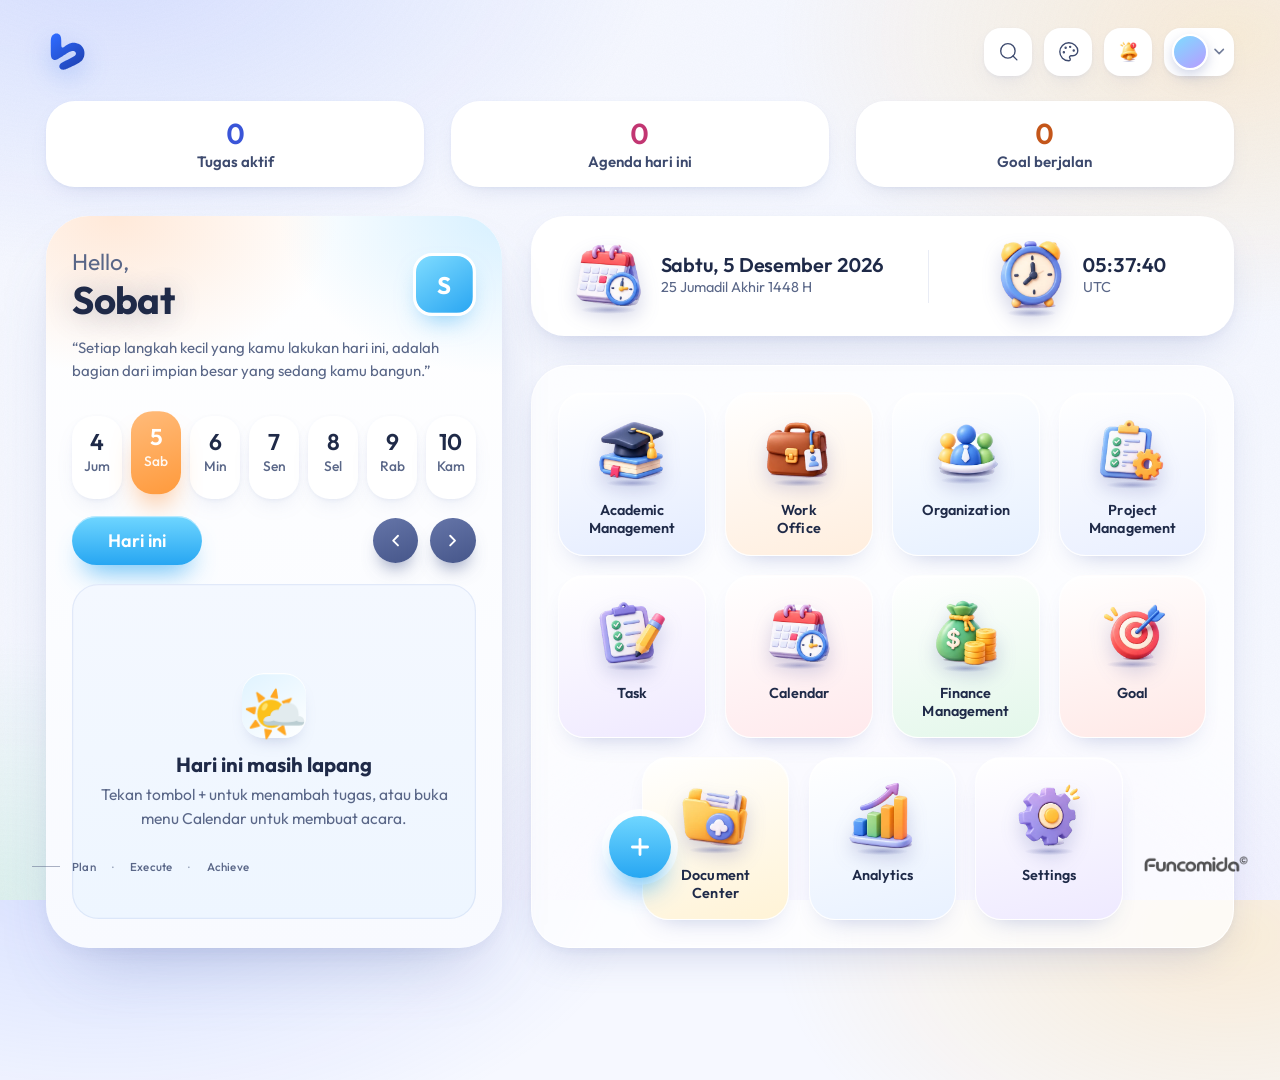
<file: index.html>
<!DOCTYPE html>
<html lang="id">
<head>
<meta charset="UTF-8">
<meta name="viewport" content="width=device-width, initial-scale=1, viewport-fit=cover">
<title>Beresin</title>
<meta name="description" content="Beresin — Semua teratur, hidup lebih mudah.">
<link rel="icon" type="image/svg+xml" href="data:image/svg+xml,%3Csvg xmlns='http://www.w3.org/2000/svg' viewBox='0 0 100 100'%3E%3Cdefs%3E%3ClinearGradient id='g' x1='0' y1='0' x2='1' y2='1'%3E%3Cstop offset='0' stop-color='%232F6BFF'/%3E%3Cstop offset='1' stop-color='%231E40AF'/%3E%3C/linearGradient%3E%3C/defs%3E%3Crect width='100' height='100' rx='24' fill='url(%23g)'/%3E%3Cg transform='translate(15 15) scale(.7)'%3E%3Cpath fill='white' d='M23.71 8.00C22.98 8.03 22.24 8.14 21.52 8.31C20.81 8.49 20.09 8.74 19.42 9.04C18.74 9.35 18.08 9.72 17.47 10.15C16.85 10.57 16.27 11.05 15.73 11.58C15.20 12.10 14.70 12.68 14.27 13.29C13.83 13.91 13.44 14.56 13.10 15.25C12.77 15.93 12.49 16.66 12.25 17.40C12.01 18.14 11.83 18.92 11.68 19.70C11.52 20.49 11.42 21.30 11.33 22.11C11.24 22.93 11.19 23.76 11.15 24.59C11.10 25.43 11.08 26.27 11.06 27.11C11.04 27.96 11.03 28.80 11.03 29.65C11.02 30.50 11.02 31.35 11.02 32.20C11.02 33.05 11.02 33.90 11.02 34.75C11.02 35.60 11.03 36.45 11.03 37.31C11.04 38.16 11.04 39.01 11.04 39.87C11.05 40.72 11.05 41.58 11.05 42.43C11.05 43.29 11.05 44.14 11.06 45.00C11.06 45.85 11.06 46.71 11.06 47.57C11.06 48.42 11.06 49.28 11.07 50.13C11.07 50.99 11.08 51.84 11.09 52.70C11.10 53.55 11.12 54.40 11.15 55.24C11.18 56.08 11.22 56.92 11.29 57.74C11.37 58.57 11.45 59.39 11.59 60.17C11.73 60.96 11.89 61.74 12.12 62.47C12.35 63.20 12.63 63.91 12.97 64.56C13.31 65.20 13.71 65.82 14.17 66.35C14.63 66.89 15.15 67.37 15.72 67.77C16.29 68.17 16.91 68.49 17.56 68.73C18.21 68.98 18.91 69.13 19.61 69.21C20.31 69.29 21.04 69.28 21.77 69.20C22.49 69.13 23.22 68.96 23.94 68.76C24.66 68.55 25.38 68.26 26.09 67.95C26.80 67.65 27.50 67.28 28.19 66.90C28.88 66.53 29.57 66.11 30.25 65.70C30.93 65.29 31.61 64.86 32.29 64.43C32.97 64.00 33.65 63.56 34.32 63.13C35.00 62.69 35.68 62.26 36.35 61.82C37.03 61.39 37.71 60.96 38.38 60.52C39.06 60.09 39.74 59.66 40.42 59.23C41.10 58.80 41.78 58.37 42.46 57.94C43.13 57.51 43.81 57.09 44.49 56.66C45.17 56.23 45.86 55.81 46.54 55.38C47.22 54.96 47.90 54.53 48.58 54.11C49.26 53.69 49.95 53.27 50.64 52.87C51.32 52.46 52.01 52.06 52.71 51.68C53.41 51.30 54.11 50.93 54.82 50.60C55.53 50.27 56.25 49.96 56.98 49.70C57.71 49.45 58.45 49.22 59.19 49.07C59.93 48.91 60.68 48.80 61.42 48.77C62.15 48.74 62.89 48.77 63.58 48.88C64.28 49.00 64.97 49.18 65.59 49.44C66.20 49.70 66.79 50.05 67.28 50.45C67.77 50.85 68.20 51.33 68.51 51.84C68.83 52.35 69.06 52.93 69.17 53.51C69.28 54.09 69.29 54.72 69.19 55.32C69.08 55.92 68.86 56.53 68.57 57.10C68.27 57.68 67.86 58.24 67.40 58.76C66.94 59.28 66.39 59.77 65.82 60.24C65.24 60.70 64.61 61.13 63.96 61.55C63.32 61.97 62.64 62.36 61.95 62.75C61.27 63.13 60.57 63.50 59.87 63.87C59.17 64.24 58.47 64.60 57.76 64.96C57.05 65.32 56.35 65.68 55.64 66.03C54.93 66.39 54.22 66.75 53.51 67.10C52.80 67.45 52.09 67.80 51.37 68.15C50.66 68.51 49.95 68.85 49.24 69.20C48.52 69.55 47.81 69.89 47.10 70.24C46.38 70.58 45.67 70.92 44.95 71.26C44.24 71.61 43.52 71.94 42.81 72.28C42.09 72.63 41.38 72.96 40.67 73.31C39.97 73.66 39.26 74.01 38.57 74.39C37.89 74.77 37.21 75.15 36.57 75.57C35.92 75.98 35.29 76.42 34.72 76.90C34.15 77.38 33.60 77.89 33.14 78.44C32.67 78.99 32.24 79.58 31.91 80.20C31.58 80.82 31.31 81.48 31.14 82.14C30.97 82.81 30.88 83.51 30.88 84.18C30.88 84.86 30.98 85.55 31.15 86.20C31.33 86.85 31.60 87.49 31.95 88.06C32.29 88.64 32.72 89.18 33.21 89.65C33.69 90.12 34.26 90.54 34.86 90.87C35.46 91.20 36.12 91.47 36.80 91.66C37.48 91.85 38.20 91.96 38.93 92.00C39.65 92.04 40.41 92.01 41.15 91.93C41.89 91.84 42.65 91.69 43.39 91.50C44.14 91.32 44.88 91.08 45.62 90.83C46.36 90.58 47.09 90.29 47.82 89.99C48.55 89.70 49.27 89.38 50.00 89.07C50.72 88.75 51.44 88.42 52.17 88.10C52.89 87.77 53.61 87.44 54.33 87.11C55.05 86.77 55.76 86.44 56.48 86.10C57.20 85.77 57.92 85.43 58.63 85.09C59.35 84.75 60.06 84.41 60.78 84.07C61.50 83.73 62.21 83.39 62.93 83.04C63.64 82.70 64.36 82.36 65.07 82.02C65.79 81.67 66.50 81.33 67.21 80.99C67.93 80.64 68.64 80.30 69.35 79.94C70.06 79.59 70.77 79.24 71.48 78.87C72.18 78.51 72.89 78.14 73.58 77.75C74.28 77.36 74.97 76.96 75.64 76.55C76.32 76.13 76.99 75.69 77.65 75.23C78.30 74.77 78.94 74.30 79.56 73.79C80.18 73.29 80.79 72.76 81.36 72.21C81.94 71.66 82.49 71.09 83.01 70.49C83.54 69.89 84.03 69.27 84.49 68.62C84.95 67.98 85.38 67.32 85.77 66.63C86.16 65.95 86.52 65.25 86.84 64.53C87.16 63.81 87.45 63.08 87.70 62.33C87.95 61.58 88.16 60.81 88.34 60.03C88.51 59.26 88.65 58.46 88.76 57.66C88.86 56.86 88.93 56.05 88.97 55.24C89.01 54.43 89.01 53.61 88.98 52.80C88.95 51.98 88.89 51.17 88.80 50.37C88.70 49.57 88.57 48.77 88.40 47.99C88.23 47.21 88.02 46.44 87.77 45.69C87.53 44.94 87.24 44.20 86.91 43.49C86.59 42.77 86.22 42.07 85.81 41.40C85.41 40.72 84.96 40.06 84.49 39.43C84.01 38.79 83.50 38.18 82.96 37.60C82.42 37.01 81.85 36.45 81.25 35.92C80.66 35.40 80.03 34.90 79.39 34.43C78.75 33.97 78.08 33.53 77.40 33.13C76.72 32.73 76.02 32.37 75.31 32.03C74.59 31.70 73.86 31.40 73.12 31.14C72.38 30.87 71.62 30.64 70.86 30.44C70.09 30.24 69.31 30.07 68.53 29.94C67.75 29.81 66.95 29.71 66.16 29.65C65.37 29.59 64.57 29.56 63.77 29.57C62.98 29.59 62.18 29.63 61.39 29.72C60.60 29.80 59.82 29.93 59.04 30.08C58.27 30.24 57.50 30.43 56.75 30.66C55.99 30.89 55.25 31.15 54.51 31.44C53.78 31.73 53.06 32.06 52.35 32.41C51.64 32.76 50.94 33.14 50.25 33.54C49.56 33.94 48.88 34.37 48.21 34.81C47.54 35.25 46.87 35.72 46.22 36.17C45.56 36.63 44.91 37.11 44.27 37.56C43.63 38.01 42.99 38.47 42.38 38.87C41.77 39.27 41.16 39.66 40.59 39.95C40.03 40.24 39.48 40.50 38.99 40.62C38.50 40.74 38.05 40.78 37.66 40.68C37.27 40.59 36.94 40.37 36.66 40.04C36.38 39.71 36.17 39.25 36.00 38.71C35.83 38.18 35.72 37.53 35.62 36.84C35.53 36.15 35.48 35.38 35.44 34.60C35.40 33.83 35.38 33.00 35.36 32.17C35.35 31.35 35.34 30.50 35.34 29.65C35.33 28.81 35.33 27.95 35.32 27.10C35.31 26.25 35.30 25.40 35.28 24.55C35.26 23.70 35.23 22.85 35.19 22.02C35.14 21.18 35.08 20.35 34.98 19.54C34.88 18.73 34.76 17.93 34.59 17.16C34.41 16.39 34.20 15.63 33.92 14.92C33.64 14.21 33.32 13.52 32.93 12.89C32.54 12.26 32.08 11.67 31.58 11.14C31.08 10.61 30.52 10.14 29.92 9.73C29.32 9.33 28.66 8.98 27.99 8.71C27.32 8.45 26.61 8.25 25.89 8.13C25.18 8.01 24.44 7.97 23.71 8.00Z'/%3E%3C/g%3E%3C/svg%3E">
<link rel="preconnect" href="https://fonts.googleapis.com">
<link rel="preconnect" href="https://fonts.gstatic.com" crossorigin>
<link rel="stylesheet" href="https://fonts.googleapis.com/css2?family=Chakra+Petch:wght@500;600&family=Inter:wght@300;400;500;600;700&display=swap">
<link rel="stylesheet" href="https://fonts.googleapis.com/css2?family=Anton&family=Baloo+2:wght@600;700;800&family=EB+Garamond:wght@400;500&family=Fraunces:opsz,wght@9..144,600;9..144,700&family=Nunito:wght@500;600;700;800&family=Outfit:wght@300;400;500;600;700&family=Plus+Jakarta+Sans:wght@400;500;600;700;800&family=Sora:wght@400;500;600;700&display=swap" media="print" onload="this.media='all'">
<noscript><link rel="stylesheet" href="https://fonts.googleapis.com/css2?family=Anton&family=Baloo+2:wght@600;700;800&family=EB+Garamond:wght@400;500&family=Fraunces:opsz,wght@9..144,600;9..144,700&family=Nunito:wght@500;600;700;800&family=Outfit:wght@300;400;500;600;700&family=Plus+Jakarta+Sans:wght@400;500;600;700;800&family=Sora:wght@400;500;600;700&display=swap"></noscript>
<meta name="theme-color" content="#eef1f7">
<style>
:root{
  --ink:#1f2f4d;
  --glass:rgba(232,236,246,.62);
  --glass-line:rgba(255,255,255,.55);
  --serif:'EB Garamond','Cormorant Garamond',Georgia,serif;
  --sans:'Inter',system-ui,-apple-system,'Segoe UI',Roboto,sans-serif;
  --hand:'Segoe Script',cursive;
}
*{box-sizing:border-box;margin:0;padding:0}
html,body{height:100%}
body{font-family:var(--sans);color:var(--ink);overflow:hidden;background:#5b82b5;-webkit-font-smoothing:antialiased}

/* ---------- Background ---------- */
:root{--panel:rgba(246,248,253,.94)}
html[data-theme=pagi]{--ink:#233a5c;--glass:rgba(255,255,255,.58);--glass2:rgba(255,255,255,.55);--scene-filter:brightness(1.07) saturate(.92) hue-rotate(-10deg)}
html[data-theme=malam]{--ink:#e9eefc;--glass:rgba(18,26,48,.52);--glass2:rgba(18,26,48,.5);--glass-line:rgba(255,255,255,.16);--panel:rgba(20,28,50,.94);--scene-filter:brightness(.48) saturate(.85) hue-rotate(12deg)}
body{overflow-x:hidden;overflow-y:auto}
.bg{position:fixed;inset:0;z-index:0;background:#5a80b4}
.stack{position:absolute;inset:0;filter:var(--scene-filter,none);transition:filter .5s}
.stack svg{position:absolute;left:0;right:0;bottom:0;width:100%;height:100%}
.stack .photo{position:absolute;inset:0;background:center bottom/cover no-repeat}
.bg::after{content:"";position:absolute;inset:0;pointer-events:none;
  background:linear-gradient(180deg,rgba(40,60,100,.16) 0,transparent 22%,transparent 70%,rgba(30,25,45,.22) 100%)}
/* Layar tinggi (HP/tablet portrait): tampilkan seluruh pemandangan, tanpa zoom */
@media (max-aspect-ratio:3/2){
  .stack svg{height:calc(100vw * 1024 / 1536);-webkit-mask-image:linear-gradient(180deg,transparent 0,#000 20%);mask-image:linear-gradient(180deg,transparent 0,#000 20%)}
}

.sr-only{position:absolute;width:1px;height:1px;margin:-1px;padding:0;overflow:hidden;clip:rect(0 0 0 0);white-space:nowrap;border:0}
/* ---------- Layout ---------- */
.app{position:relative;z-index:1;min-height:100dvh;display:flex;flex-direction:column}
.top{display:flex;align-items:center;justify-content:space-between;padding:20px 32px 0;height:62px}
.brand{display:flex;align-items:center;gap:8px;color:#fff;text-decoration:none;font-family:var(--serif);font-size:17px;letter-spacing:.2px}
.brand svg{width:22px;height:22px}
.tools{display:flex;align-items:center;gap:16px;color:#fff}
.tools button{background:none;border:0;color:inherit;cursor:pointer;position:relative;display:grid;place-items:center;padding:3px;opacity:.95;transition:opacity .2s,transform .2s}
.tools button:hover{opacity:1;transform:translateY(-1px)}
.tools .ic{width:18px;height:18px}
.dot{position:absolute;top:1px;right:2px;width:6px;height:6px;border-radius:50%;background:#ff6b6b;border:1px solid rgba(255,255,255,.8)}
.avatar{display:flex;align-items:center;gap:4px}
.avatar i{width:27px;height:27px;border-radius:50%;border:2px solid #fff;display:block;overflow:hidden;background:linear-gradient(160deg,#cdd6e6 0,#8c9bb5 45%,#2b2f3d 46%,#161922 100%)}
.avatar svg{width:10px;height:10px}

/* ---------- Nav (lebih ramping) ---------- */
.nav-wrap{display:flex;justify-content:center;padding:8px 16px 0}
.nav{display:flex;align-items:flex-start;justify-content:center;padding:11px 18px 9px;border-radius:30px;
  background:var(--glass);border:1px solid var(--glass-line);
  -webkit-backdrop-filter:blur(14px) saturate(1.1);backdrop-filter:blur(14px) saturate(1.1);
  box-shadow:0 8px 30px rgba(40,60,110,.12), inset 0 1px 0 rgba(255,255,255,.45);max-width:100%}
.nav a{display:flex;flex-direction:column;align-items:center;gap:5px;text-decoration:none;color:var(--ink);
  font-size:10.5px;line-height:13.5px;text-align:center;padding:0 10px;flex:none;transition:transform .2s,opacity .2s;opacity:.92}
.nav a:hover{transform:translateY(-2px);opacity:1}
.nav a .ic{width:17px;height:17px;stroke-width:1.5}
.nav a:focus-visible,.tools button:focus-visible,.chip:focus-visible,.wall:focus-visible{outline:2px solid #fff;outline-offset:3px;border-radius:12px}

/* ---------- Hero (tepat di tengah) ---------- */
.hero{flex:1;display:flex;flex-direction:column;align-items:center;justify-content:center;text-align:center;padding:10px 20px 70px}
.hero h1{font-family:var(--serif);font-weight:400;color:#fff;line-height:1.2;letter-spacing:.2px;
  font-size:clamp(27px,3.2vw,48px);text-shadow:0 2px 24px rgba(40,60,110,.3)}
.quote{margin-top:18px;color:rgba(255,255,255,.96);font-size:clamp(13px,1.05vw,15.5px);line-height:1.6;font-weight:300;text-shadow:0 1px 14px rgba(40,60,110,.4)}
.info{margin:30px auto 0;display:grid;grid-template-columns:1fr 1px 1fr;align-items:center;width:min(470px,100%);height:76px;border-radius:24px;
  background:var(--glass2);border:1px solid var(--glass-line);color:var(--ink);
  -webkit-backdrop-filter:blur(14px);backdrop-filter:blur(14px);box-shadow:0 8px 30px rgba(40,60,110,.12)}
.info .cell{display:flex;align-items:center;justify-content:center;gap:12px;text-align:left;padding:0 10px}
.info .sep{width:1px;height:42px;background:currentColor;opacity:.22}
.info .ic{width:22px;height:22px;stroke-width:1.4;flex:none}
.info b{display:block;font-weight:500;font-size:14.5px;line-height:19px;font-variant-numeric:tabular-nums}
.info small{display:block;font-size:12px;line-height:18px;opacity:.88}

/* ---------- Footer ---------- */
.foot-l{position:fixed;left:32px;bottom:30px;z-index:2;display:flex;align-items:center;gap:12px;color:#fff;font-size:11.5px;letter-spacing:.2px}
.foot-l::before{content:"";width:28px;height:1px;background:rgba(255,255,255,.8)}
.foot-l span{opacity:.6;margin:0 4px}

/* ---------- Panel tema & wallpaper ---------- */
.panel{position:fixed;top:60px;right:24px;z-index:10;width:316px;max-width:calc(100vw - 24px);max-height:calc(100dvh - 80px);overflow:auto;
  padding:16px;border-radius:20px;background:var(--panel);color:var(--ink);border:1px solid var(--glass-line);
  -webkit-backdrop-filter:blur(18px);backdrop-filter:blur(18px);box-shadow:0 20px 60px rgba(20,30,60,.32);display:none;font-size:13px}
.panel.open{display:block;animation:pop .18s ease-out}
@keyframes pop{from{opacity:0;transform:translateY(-6px)}to{opacity:1;transform:none}}
.panel h2{font-size:12px;font-weight:500;margin:0 0 8px;opacity:.72}
.chips{display:flex;gap:8px;flex-wrap:wrap;margin-bottom:16px}
.chip{border:1px solid rgba(127,140,170,.45);background:transparent;color:inherit;border-radius:999px;padding:6px 13px;font:inherit;font-size:12.5px;cursor:pointer}
.chip[aria-pressed=true]{background:var(--ink);color:var(--panel);border-color:transparent}
.walls{display:grid;grid-template-columns:repeat(3,1fr);gap:8px}
.wall{aspect-ratio:16/10;border-radius:10px;border:2px solid transparent;cursor:pointer;background:#889 center/cover;position:relative;overflow:hidden;padding:0;display:grid;place-items:center;color:#fff}
.wall[aria-pressed=true]{border-color:var(--ink);box-shadow:0 0 0 1px var(--panel) inset}
.wall span{position:absolute;left:6px;bottom:4px;font-size:10px;color:#fff;text-shadow:0 1px 4px rgba(0,0,0,.65)}
.wall.up{border:2px dashed rgba(127,140,170,.6);color:var(--ink);background:rgba(127,140,170,.12)}
.wall.up span{color:var(--ink);text-shadow:none;left:0;right:0;text-align:center;bottom:auto}
.reset{margin-top:12px;background:none;border:0;color:inherit;opacity:.7;font:inherit;font-size:12px;text-decoration:underline;cursor:pointer;padding:0}

/* ---------- Responsif ---------- */
@media (max-width:1000px){.nav a{padding:0 7px}}
@media (max-width:820px){
  .top{padding:16px 18px 0;height:56px}
  .nav{display:grid;grid-template-columns:repeat(4,1fr);gap:14px 0;width:100%;max-width:440px;padding:14px 8px 12px;border-radius:24px}
  .nav a{padding:0 2px}
  .hero{padding-bottom:90px}
  .foot-l{left:18px;bottom:20px}
  .panel{right:12px;top:54px}
}
@media (max-width:420px){
  .tools{gap:12px}
  .info{height:70px}.info .cell{gap:8px;padding:0 6px}.info b{font-size:13.5px}.info small{font-size:11px}
  .quote br{display:none}
}
@media (prefers-reduced-motion:no-preference){
  .hero>*{animation:rise .9s cubic-bezier(.2,.7,.2,1) both}
  .hero .quote{animation-delay:.12s}.hero .info{animation-delay:.24s}
  @keyframes rise{from{opacity:0;transform:translateY(12px)}to{opacity:1;transform:none}}
}
</style>
<link rel="stylesheet" href="app.css">
</head>
<body>

<!-- Ikon (Lucide-style) -->
<svg width="0" height="0" style="position:absolute" aria-hidden="true">
  <defs>
    <symbol id="i-academic" viewBox="0 0 24 24"><image href="[data-uri]" xlink:href="[data-uri]" x="0" y="0" width="24" height="24"/></symbol>
    <symbol id="i-work" viewBox="0 0 24 24"><image href="[data-uri]" xlink:href="[data-uri]" x="0" y="0" width="24" height="24"/></symbol>
    <symbol id="i-org" viewBox="0 0 24 24"><image href="[data-uri]" xlink:href="[data-uri]" x="0" y="0" width="24" height="24"/></symbol>
    <symbol id="i-project" viewBox="0 0 24 24"><image href="[data-uri]" xlink:href="[data-uri]" x="0" y="0" width="24" height="24"/></symbol>
    <symbol id="i-task" viewBox="0 0 24 24"><image href="[data-uri]" xlink:href="[data-uri]" x="0" y="0" width="24" height="24"/></symbol>
    <symbol id="i-cal" viewBox="0 0 24 24"><image href="[data-uri]" xlink:href="[data-uri]" x="0" y="0" width="24" height="24"/></symbol>
    <symbol id="i-fin" viewBox="0 0 24 24"><image href="[data-uri]" xlink:href="[data-uri]" x="0" y="0" width="24" height="24"/></symbol>
    <symbol id="i-goal" viewBox="0 0 24 24"><image href="[data-uri]" xlink:href="[data-uri]" x="0" y="0" width="24" height="24"/></symbol>
    <symbol id="i-doc" viewBox="0 0 24 24"><image href="[data-uri]" xlink:href="[data-uri]" x="0" y="0" width="24" height="24"/></symbol>
    <symbol id="i-chart" viewBox="0 0 24 24"><image href="[data-uri]" xlink:href="[data-uri]" x="0" y="0" width="24" height="24"/></symbol>
    <symbol id="i-set" viewBox="0 0 24 24"><image href="[data-uri]" xlink:href="[data-uri]" x="0" y="0" width="24" height="24"/></symbol>
    <symbol id="i-search" viewBox="0 0 24 24"><circle cx="11" cy="11" r="8"/><path d="m21 21-4.3-4.3"/></symbol>
    <symbol id="i-bell" viewBox="0 0 24 24"><image href="[data-uri]" xlink:href="[data-uri]" x="0" y="0" width="24" height="24"/></symbol>
    <symbol id="i-clock" viewBox="0 0 24 24"><image href="[data-uri]" xlink:href="[data-uri]" x="0" y="0" width="24" height="24"/></symbol>
    <symbol id="i-palette" viewBox="0 0 24 24"><circle cx="13.5" cy="6.5" r=".6"/><circle cx="17.5" cy="10.5" r=".6"/><circle cx="8.5" cy="7.5" r=".6"/><circle cx="6.5" cy="12.5" r=".6"/><path d="M12 2C6.5 2 2 6.5 2 12s4.5 10 10 10c.93 0 1.65-.75 1.65-1.69 0-.44-.18-.83-.44-1.12-.29-.29-.44-.65-.44-1.13a1.64 1.64 0 0 1 1.67-1.67h2c3.05 0 5.55-2.5 5.55-5.55C21.97 6.01 17.46 2 12 2z"/></symbol>
    <symbol id="i-cloud" viewBox="0 0 24 24"><path d="M12 2v2M4.93 4.93l1.41 1.41M20 12h2M19.07 4.93l-1.41 1.41M15.95 12.65a4 4 0 0 0-5.93-4.13"/><path d="M13 22H7a5 5 0 1 1 4.9-6H13a3 3 0 0 1 0 6Z"/></symbol>
      <symbol id="i-book" viewBox="0 0 24 24"><image href="[data-uri]" xlink:href="[data-uri]" x="0" y="0" width="24" height="24"/></symbol>
  </defs>
</svg>

<!-- Background: ilustrasi SVG + (opsional) foto assets/bg.jpg -->
<div class="bg" aria-hidden="true"><div class="stack">

</div><div id="nebula"></div><canvas id="cosmos"></canvas></div>

<div class="app">
  <header class="top">
    <a class="brand" href="#" aria-label="Beresin">
      <svg viewBox="0 0 100 100" aria-hidden="true"><defs><linearGradient id="bsGrad" x1=".1" y1="0" x2=".9" y2="1"><stop offset="0" stop-color="#2F6BFF"/><stop offset="1" stop-color="#1E40AF"/></linearGradient></defs><path fill="url(#bsGrad)" d="M23.71 8.00C22.98 8.03 22.24 8.14 21.52 8.31C20.81 8.49 20.09 8.74 19.42 9.04C18.74 9.35 18.08 9.72 17.47 10.15C16.85 10.57 16.27 11.05 15.73 11.58C15.20 12.10 14.70 12.68 14.27 13.29C13.83 13.91 13.44 14.56 13.10 15.25C12.77 15.93 12.49 16.66 12.25 17.40C12.01 18.14 11.83 18.92 11.68 19.70C11.52 20.49 11.42 21.30 11.33 22.11C11.24 22.93 11.19 23.76 11.15 24.59C11.10 25.43 11.08 26.27 11.06 27.11C11.04 27.96 11.03 28.80 11.03 29.65C11.02 30.50 11.02 31.35 11.02 32.20C11.02 33.05 11.02 33.90 11.02 34.75C11.02 35.60 11.03 36.45 11.03 37.31C11.04 38.16 11.04 39.01 11.04 39.87C11.05 40.72 11.05 41.58 11.05 42.43C11.05 43.29 11.05 44.14 11.06 45.00C11.06 45.85 11.06 46.71 11.06 47.57C11.06 48.42 11.06 49.28 11.07 50.13C11.07 50.99 11.08 51.84 11.09 52.70C11.10 53.55 11.12 54.40 11.15 55.24C11.18 56.08 11.22 56.92 11.29 57.74C11.37 58.57 11.45 59.39 11.59 60.17C11.73 60.96 11.89 61.74 12.12 62.47C12.35 63.20 12.63 63.91 12.97 64.56C13.31 65.20 13.71 65.82 14.17 66.35C14.63 66.89 15.15 67.37 15.72 67.77C16.29 68.17 16.91 68.49 17.56 68.73C18.21 68.98 18.91 69.13 19.61 69.21C20.31 69.29 21.04 69.28 21.77 69.20C22.49 69.13 23.22 68.96 23.94 68.76C24.66 68.55 25.38 68.26 26.09 67.95C26.80 67.65 27.50 67.28 28.19 66.90C28.88 66.53 29.57 66.11 30.25 65.70C30.93 65.29 31.61 64.86 32.29 64.43C32.97 64.00 33.65 63.56 34.32 63.13C35.00 62.69 35.68 62.26 36.35 61.82C37.03 61.39 37.71 60.96 38.38 60.52C39.06 60.09 39.74 59.66 40.42 59.23C41.10 58.80 41.78 58.37 42.46 57.94C43.13 57.51 43.81 57.09 44.49 56.66C45.17 56.23 45.86 55.81 46.54 55.38C47.22 54.96 47.90 54.53 48.58 54.11C49.26 53.69 49.95 53.27 50.64 52.87C51.32 52.46 52.01 52.06 52.71 51.68C53.41 51.30 54.11 50.93 54.82 50.60C55.53 50.27 56.25 49.96 56.98 49.70C57.71 49.45 58.45 49.22 59.19 49.07C59.93 48.91 60.68 48.80 61.42 48.77C62.15 48.74 62.89 48.77 63.58 48.88C64.28 49.00 64.97 49.18 65.59 49.44C66.20 49.70 66.79 50.05 67.28 50.45C67.77 50.85 68.20 51.33 68.51 51.84C68.83 52.35 69.06 52.93 69.17 53.51C69.28 54.09 69.29 54.72 69.19 55.32C69.08 55.92 68.86 56.53 68.57 57.10C68.27 57.68 67.86 58.24 67.40 58.76C66.94 59.28 66.39 59.77 65.82 60.24C65.24 60.70 64.61 61.13 63.96 61.55C63.32 61.97 62.64 62.36 61.95 62.75C61.27 63.13 60.57 63.50 59.87 63.87C59.17 64.24 58.47 64.60 57.76 64.96C57.05 65.32 56.35 65.68 55.64 66.03C54.93 66.39 54.22 66.75 53.51 67.10C52.80 67.45 52.09 67.80 51.37 68.15C50.66 68.51 49.95 68.85 49.24 69.20C48.52 69.55 47.81 69.89 47.10 70.24C46.38 70.58 45.67 70.92 44.95 71.26C44.24 71.61 43.52 71.94 42.81 72.28C42.09 72.63 41.38 72.96 40.67 73.31C39.97 73.66 39.26 74.01 38.57 74.39C37.89 74.77 37.21 75.15 36.57 75.57C35.92 75.98 35.29 76.42 34.72 76.90C34.15 77.38 33.60 77.89 33.14 78.44C32.67 78.99 32.24 79.58 31.91 80.20C31.58 80.82 31.31 81.48 31.14 82.14C30.97 82.81 30.88 83.51 30.88 84.18C30.88 84.86 30.98 85.55 31.15 86.20C31.33 86.85 31.60 87.49 31.95 88.06C32.29 88.64 32.72 89.18 33.21 89.65C33.69 90.12 34.26 90.54 34.86 90.87C35.46 91.20 36.12 91.47 36.80 91.66C37.48 91.85 38.20 91.96 38.93 92.00C39.65 92.04 40.41 92.01 41.15 91.93C41.89 91.84 42.65 91.69 43.39 91.50C44.14 91.32 44.88 91.08 45.62 90.83C46.36 90.58 47.09 90.29 47.82 89.99C48.55 89.70 49.27 89.38 50.00 89.07C50.72 88.75 51.44 88.42 52.17 88.10C52.89 87.77 53.61 87.44 54.33 87.11C55.05 86.77 55.76 86.44 56.48 86.10C57.20 85.77 57.92 85.43 58.63 85.09C59.35 84.75 60.06 84.41 60.78 84.07C61.50 83.73 62.21 83.39 62.93 83.04C63.64 82.70 64.36 82.36 65.07 82.02C65.79 81.67 66.50 81.33 67.21 80.99C67.93 80.64 68.64 80.30 69.35 79.94C70.06 79.59 70.77 79.24 71.48 78.87C72.18 78.51 72.89 78.14 73.58 77.75C74.28 77.36 74.97 76.96 75.64 76.55C76.32 76.13 76.99 75.69 77.65 75.23C78.30 74.77 78.94 74.30 79.56 73.79C80.18 73.29 80.79 72.76 81.36 72.21C81.94 71.66 82.49 71.09 83.01 70.49C83.54 69.89 84.03 69.27 84.49 68.62C84.95 67.98 85.38 67.32 85.77 66.63C86.16 65.95 86.52 65.25 86.84 64.53C87.16 63.81 87.45 63.08 87.70 62.33C87.95 61.58 88.16 60.81 88.34 60.03C88.51 59.26 88.65 58.46 88.76 57.66C88.86 56.86 88.93 56.05 88.97 55.24C89.01 54.43 89.01 53.61 88.98 52.80C88.95 51.98 88.89 51.17 88.80 50.37C88.70 49.57 88.57 48.77 88.40 47.99C88.23 47.21 88.02 46.44 87.77 45.69C87.53 44.94 87.24 44.20 86.91 43.49C86.59 42.77 86.22 42.07 85.81 41.40C85.41 40.72 84.96 40.06 84.49 39.43C84.01 38.79 83.50 38.18 82.96 37.60C82.42 37.01 81.85 36.45 81.25 35.92C80.66 35.40 80.03 34.90 79.39 34.43C78.75 33.97 78.08 33.53 77.40 33.13C76.72 32.73 76.02 32.37 75.31 32.03C74.59 31.70 73.86 31.40 73.12 31.14C72.38 30.87 71.62 30.64 70.86 30.44C70.09 30.24 69.31 30.07 68.53 29.94C67.75 29.81 66.95 29.71 66.16 29.65C65.37 29.59 64.57 29.56 63.77 29.57C62.98 29.59 62.18 29.63 61.39 29.72C60.60 29.80 59.82 29.93 59.04 30.08C58.27 30.24 57.50 30.43 56.75 30.66C55.99 30.89 55.25 31.15 54.51 31.44C53.78 31.73 53.06 32.06 52.35 32.41C51.64 32.76 50.94 33.14 50.25 33.54C49.56 33.94 48.88 34.37 48.21 34.81C47.54 35.25 46.87 35.72 46.22 36.17C45.56 36.63 44.91 37.11 44.27 37.56C43.63 38.01 42.99 38.47 42.38 38.87C41.77 39.27 41.16 39.66 40.59 39.95C40.03 40.24 39.48 40.50 38.99 40.62C38.50 40.74 38.05 40.78 37.66 40.68C37.27 40.59 36.94 40.37 36.66 40.04C36.38 39.71 36.17 39.25 36.00 38.71C35.83 38.18 35.72 37.53 35.62 36.84C35.53 36.15 35.48 35.38 35.44 34.60C35.40 33.83 35.38 33.00 35.36 32.17C35.35 31.35 35.34 30.50 35.34 29.65C35.33 28.81 35.33 27.95 35.32 27.10C35.31 26.25 35.30 25.40 35.28 24.55C35.26 23.70 35.23 22.85 35.19 22.02C35.14 21.18 35.08 20.35 34.98 19.54C34.88 18.73 34.76 17.93 34.59 17.16C34.41 16.39 34.20 15.63 33.92 14.92C33.64 14.21 33.32 13.52 32.93 12.89C32.54 12.26 32.08 11.67 31.58 11.14C31.08 10.61 30.52 10.14 29.92 9.73C29.32 9.33 28.66 8.98 27.99 8.71C27.32 8.45 26.61 8.25 25.89 8.13C25.18 8.01 24.44 7.97 23.71 8.00Z"/></svg>
      Beresin
    </a>
    <div class="tools">
      <button type="button" aria-label="Cari"><svg class="ic" fill="none" stroke="currentColor" stroke-width="1.5" stroke-linecap="round" stroke-linejoin="round"><use href="#i-search"/></svg></button>
      <button type="button" id="themeBtn" aria-label="Tema dan wallpaper" aria-expanded="false" aria-controls="panel"><svg class="ic" fill="none" stroke="currentColor" stroke-width="1.5" stroke-linecap="round" stroke-linejoin="round"><use href="#i-palette"/></svg></button>
      <button type="button" aria-label="Notifikasi"><svg class="ic" fill="none" stroke="currentColor" stroke-width="1.5" stroke-linecap="round" stroke-linejoin="round"><use href="#i-bell"/></svg><span class="dot"></span></button>
      <button type="button" class="avatar" aria-label="Akun"><i></i><svg viewBox="0 0 12 12" fill="none" stroke="#fff" stroke-width="1.3" stroke-linecap="round" stroke-linejoin="round"><path d="m2.5 4.5 3.5 3.5 3.5-3.5"/></svg></button>
    </div>
  </header>

  <div class="nav-wrap">
    <nav class="nav" aria-label="Menu utama">
      <a href="#academic"><svg class="ic" fill="none" stroke="currentColor" stroke-linecap="round" stroke-linejoin="round"><use href="#i-academic"/></svg><span>Academic<br>Management</span></a>
      <a href="#work"><svg class="ic" fill="none" stroke="currentColor" stroke-linecap="round" stroke-linejoin="round"><use href="#i-work"/></svg><span>Work<br>Office</span></a>
      <a href="#organization"><svg class="ic" fill="none" stroke="currentColor" stroke-linecap="round" stroke-linejoin="round"><use href="#i-org"/></svg><span>Organization</span></a>
      <a href="#project"><svg class="ic" fill="none" stroke="currentColor" stroke-linecap="round" stroke-linejoin="round"><use href="#i-project"/></svg><span>Project<br>Management</span></a>
      <a href="#task"><svg class="ic" fill="none" stroke="currentColor" stroke-linecap="round" stroke-linejoin="round"><use href="#i-task"/></svg><span>Task</span></a>
      <a href="#calendar"><svg class="ic" fill="none" stroke="currentColor" stroke-linecap="round" stroke-linejoin="round"><use href="#i-cal"/></svg><span>Calendar</span></a>
      <a href="#finance"><svg class="ic" fill="none" stroke="currentColor" stroke-linecap="round" stroke-linejoin="round"><use href="#i-fin"/></svg><span>Finance<br>Management</span></a>
      <a href="#goal"><svg class="ic" fill="none" stroke="currentColor" stroke-linecap="round" stroke-linejoin="round"><use href="#i-goal"/></svg><span>Goal</span></a>
      <a href="#documents"><svg class="ic" fill="none" stroke="currentColor" stroke-linecap="round" stroke-linejoin="round"><use href="#i-doc"/></svg><span>Document<br>Center</span></a>
      <a href="#analytics"><svg class="ic" fill="none" stroke="currentColor" stroke-linecap="round" stroke-linejoin="round"><use href="#i-chart"/></svg><span>Analytics</span></a>
      <a href="#settings" id="navSettings"><svg class="ic" fill="none" stroke="currentColor" stroke-linecap="round" stroke-linejoin="round"><use href="#i-set"/></svg><span>Settings</span></a>
    </nav>
  </div>

  <main class="hero">
    <h1 class="greet" id="greet"><span id="hiName" class="sr-only">Assalamu’alaikum,</span><span class="glitch" id="glitch" aria-hidden="true" data-text=""></span></h1>
    <div class="greet-dots" id="greetDots" aria-hidden="true"></div>
    <p class="quote">“Setiap langkah kecil yang kamu lakukan hari ini, <br>adalah bagian dari impian besar yang sedang kamu bangun.”</p>
    <div class="info">
      <div class="cell">
        <svg class="ic" fill="none" stroke="currentColor" stroke-linecap="round" stroke-linejoin="round"><use href="#i-cal"/></svg>
        <span><b id="masehi">Rabu, 29 Oktober 2025</b><small id="hijriah">4 Jumadil Akhir 1447 H</small></span>
      </div>
      <i class="sep"></i>
      <div class="cell">
        <svg class="ic" fill="none" stroke="currentColor" stroke-linecap="round" stroke-linejoin="round"><use href="#i-clock"/></svg>
        <span><b id="clock">00:00:00</b><small id="zone">WIB</small></span>
      </div>
    </div>
  </main>
</div>

<div class="foot-l">Plan <span>·</span> Execute <span>·</span> Achieve</div>
<div class="foot-r" role="contentinfo"><img src="[data-uri]" alt="Funcomida©" width="104" height="16" draggable="false"></div>
<aside class="panel" id="panel" aria-label="Tampilan">
  <div class="p-head"><b>Tampilan</b><small>Atur kenyamanan tampilan</small></div>
  <div class="p-row"><span><b>Mode hemat</b><small>Kurangi animasi latar agar ringan di perangkat lawas</small></span><button type="button" class="sw" id="liteBtn" role="switch" aria-checked="false" aria-label="Mode hemat"></button></div>
  </aside>

<script>
(function(){
  var root=document.documentElement,$=function(i){return document.getElementById(i)};
  var S={get:function(k){try{return localStorage.getItem(k)}catch(e){return null}},
         set:function(k,v){try{localStorage.setItem(k,v);return true}catch(e){return false}},
         del:function(k){try{localStorage.removeItem(k)}catch(e){}}};

  /* ---------- Tanggal & jam real-time ---------- */
  var bulan=['Muharram','Safar','Rabiul Awal','Rabiul Akhir','Jumadil Awal','Jumadil Akhir','Rajab','Syaban','Ramadan','Syawal','Dzulkaidah','Dzulhijjah'];
  var tz='';try{tz=Intl.DateTimeFormat().resolvedOptions().timeZone||''}catch(e){}
  var zmap={'Asia/Jakarta':'WIB','Asia/Pontianak':'WIB','Asia/Makassar':'WITA','Asia/Jayapura':'WIT'};
  function zone(d){
    if(zmap[tz])return zmap[tz];
    try{var t=new Intl.DateTimeFormat('id-ID',{timeZoneName:'short'}).formatToParts(d).filter(function(x){return x.type==='timeZoneName'})[0];return t?t.value:tz}catch(e){return tz}
  }
  function pad(n){return n<10?'0'+n:''+n}
  var lastDay=-1;
  function tick(){
    var d=new Date();
    $('clock').textContent=pad(d.getHours())+':'+pad(d.getMinutes())+':'+pad(d.getSeconds());
    if(d.getDate()!==lastDay){
      lastDay=d.getDate();
      $('zone').textContent=zone(d);
      $('masehi').textContent=d.toLocaleDateString('id-ID',{weekday:'long',day:'numeric',month:'long',year:'numeric'});
      try{
        var p={};
        new Intl.DateTimeFormat('en-u-ca-islamic-umalqura',{day:'numeric',month:'numeric',year:'numeric'}).formatToParts(d).forEach(function(x){p[x.type]=x.value});
        $('hijriah').textContent=p.day+' '+bulan[parseInt(p.month,10)-1]+' '+parseInt(p.relatedYear||p.year,10)+' H';
      }catch(e){}
    }
  }
  tick();setInterval(tick,1000);

  /* ---------- Tampilan: satu suasana, langit bintang ---------- */
  root.dataset.theme='pagi';root.dataset.wall='soft';
  ['mo-wall','mo-theme','mo-custom','mo-gn'].forEach(function(k){S.del(k)});

  /* ---------- Panel ---------- */
  var panel=$('panel'),btn=$('themeBtn');
  function toggle(open){
    var o=open===undefined?!panel.classList.contains('open'):open;
    panel.classList.toggle('open',o);btn.setAttribute('aria-expanded',o);
  }
  btn.addEventListener('click',function(e){e.stopPropagation();toggle()});
  document.addEventListener('click',function(e){if(!panel.contains(e.target))toggle(false)});
  document.addEventListener('keydown',function(e){if(e.key==='Escape')toggle(false)});
})();
</script>
<script src="app.js" defer></script>
</body>
</html>
</file>
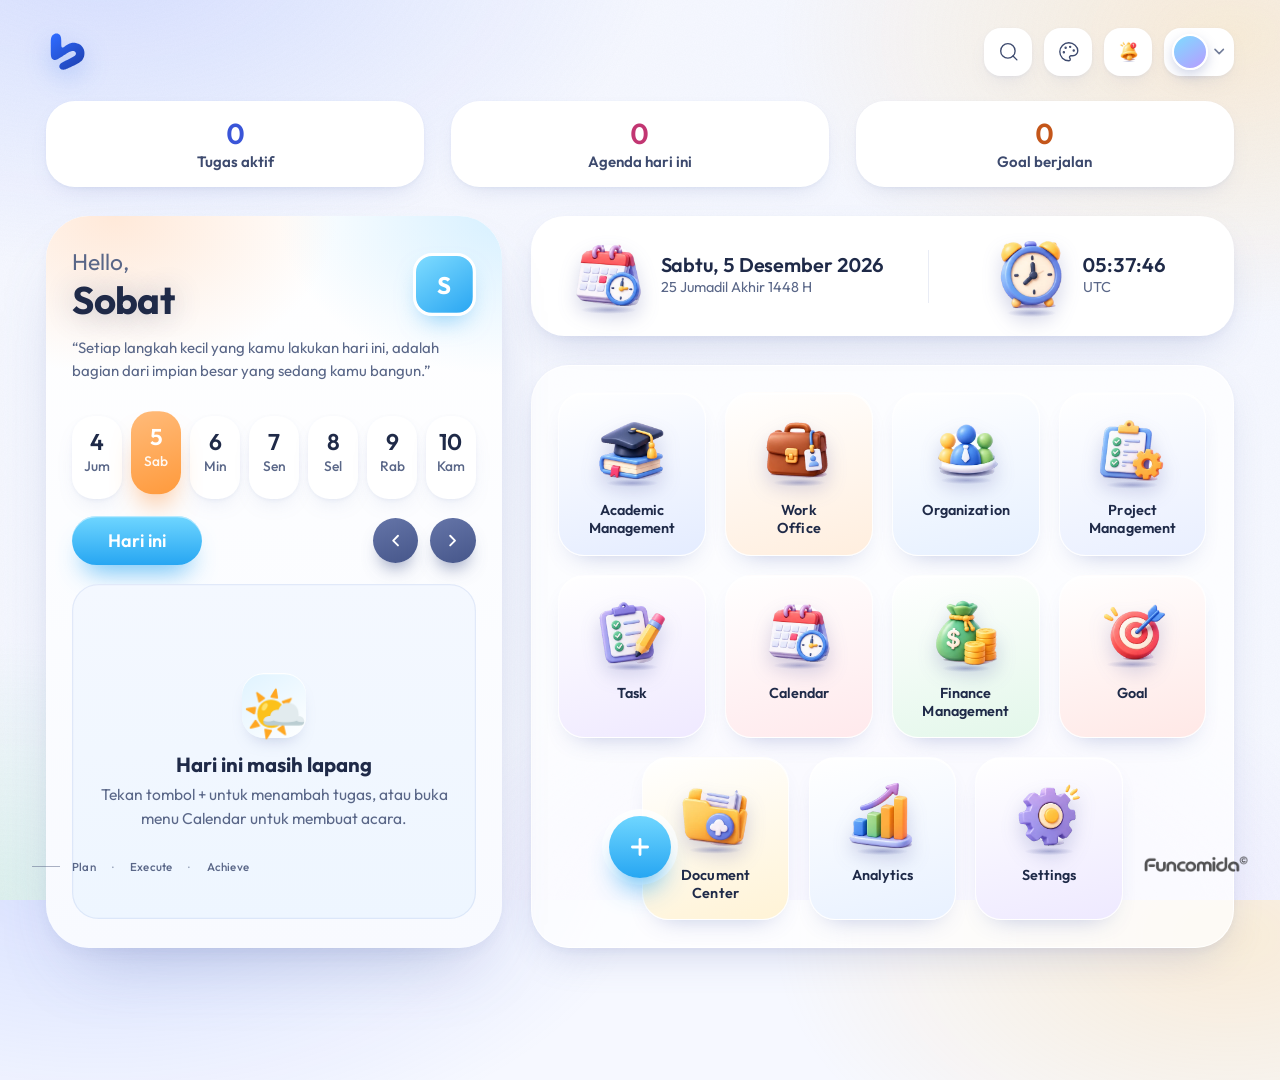
<file: index.src.html>
<!DOCTYPE html>
<html lang="id">
<head>
<meta charset="UTF-8">
<meta name="viewport" content="width=device-width, initial-scale=1, viewport-fit=cover">
<title>Beresin</title>
<meta name="description" content="Beresin — Semua teratur, hidup lebih mudah.">
<link rel="icon" type="image/svg+xml" href="data:image/svg+xml,%3Csvg xmlns='http://www.w3.org/2000/svg' viewBox='0 0 100 100'%3E%3Cdefs%3E%3ClinearGradient id='g' x1='0' y1='0' x2='1' y2='1'%3E%3Cstop offset='0' stop-color='%232F6BFF'/%3E%3Cstop offset='1' stop-color='%231E40AF'/%3E%3C/linearGradient%3E%3C/defs%3E%3Crect width='100' height='100' rx='24' fill='url(%23g)'/%3E%3Cg transform='translate(15 15) scale(.7)'%3E%3Cpath fill='white' d='M23.71 8.00C22.98 8.03 22.24 8.14 21.52 8.31C20.81 8.49 20.09 8.74 19.42 9.04C18.74 9.35 18.08 9.72 17.47 10.15C16.85 10.57 16.27 11.05 15.73 11.58C15.20 12.10 14.70 12.68 14.27 13.29C13.83 13.91 13.44 14.56 13.10 15.25C12.77 15.93 12.49 16.66 12.25 17.40C12.01 18.14 11.83 18.92 11.68 19.70C11.52 20.49 11.42 21.30 11.33 22.11C11.24 22.93 11.19 23.76 11.15 24.59C11.10 25.43 11.08 26.27 11.06 27.11C11.04 27.96 11.03 28.80 11.03 29.65C11.02 30.50 11.02 31.35 11.02 32.20C11.02 33.05 11.02 33.90 11.02 34.75C11.02 35.60 11.03 36.45 11.03 37.31C11.04 38.16 11.04 39.01 11.04 39.87C11.05 40.72 11.05 41.58 11.05 42.43C11.05 43.29 11.05 44.14 11.06 45.00C11.06 45.85 11.06 46.71 11.06 47.57C11.06 48.42 11.06 49.28 11.07 50.13C11.07 50.99 11.08 51.84 11.09 52.70C11.10 53.55 11.12 54.40 11.15 55.24C11.18 56.08 11.22 56.92 11.29 57.74C11.37 58.57 11.45 59.39 11.59 60.17C11.73 60.96 11.89 61.74 12.12 62.47C12.35 63.20 12.63 63.91 12.97 64.56C13.31 65.20 13.71 65.82 14.17 66.35C14.63 66.89 15.15 67.37 15.72 67.77C16.29 68.17 16.91 68.49 17.56 68.73C18.21 68.98 18.91 69.13 19.61 69.21C20.31 69.29 21.04 69.28 21.77 69.20C22.49 69.13 23.22 68.96 23.94 68.76C24.66 68.55 25.38 68.26 26.09 67.95C26.80 67.65 27.50 67.28 28.19 66.90C28.88 66.53 29.57 66.11 30.25 65.70C30.93 65.29 31.61 64.86 32.29 64.43C32.97 64.00 33.65 63.56 34.32 63.13C35.00 62.69 35.68 62.26 36.35 61.82C37.03 61.39 37.71 60.96 38.38 60.52C39.06 60.09 39.74 59.66 40.42 59.23C41.10 58.80 41.78 58.37 42.46 57.94C43.13 57.51 43.81 57.09 44.49 56.66C45.17 56.23 45.86 55.81 46.54 55.38C47.22 54.96 47.90 54.53 48.58 54.11C49.26 53.69 49.95 53.27 50.64 52.87C51.32 52.46 52.01 52.06 52.71 51.68C53.41 51.30 54.11 50.93 54.82 50.60C55.53 50.27 56.25 49.96 56.98 49.70C57.71 49.45 58.45 49.22 59.19 49.07C59.93 48.91 60.68 48.80 61.42 48.77C62.15 48.74 62.89 48.77 63.58 48.88C64.28 49.00 64.97 49.18 65.59 49.44C66.20 49.70 66.79 50.05 67.28 50.45C67.77 50.85 68.20 51.33 68.51 51.84C68.83 52.35 69.06 52.93 69.17 53.51C69.28 54.09 69.29 54.72 69.19 55.32C69.08 55.92 68.86 56.53 68.57 57.10C68.27 57.68 67.86 58.24 67.40 58.76C66.94 59.28 66.39 59.77 65.82 60.24C65.24 60.70 64.61 61.13 63.96 61.55C63.32 61.97 62.64 62.36 61.95 62.75C61.27 63.13 60.57 63.50 59.87 63.87C59.17 64.24 58.47 64.60 57.76 64.96C57.05 65.32 56.35 65.68 55.64 66.03C54.93 66.39 54.22 66.75 53.51 67.10C52.80 67.45 52.09 67.80 51.37 68.15C50.66 68.51 49.95 68.85 49.24 69.20C48.52 69.55 47.81 69.89 47.10 70.24C46.38 70.58 45.67 70.92 44.95 71.26C44.24 71.61 43.52 71.94 42.81 72.28C42.09 72.63 41.38 72.96 40.67 73.31C39.97 73.66 39.26 74.01 38.57 74.39C37.89 74.77 37.21 75.15 36.57 75.57C35.92 75.98 35.29 76.42 34.72 76.90C34.15 77.38 33.60 77.89 33.14 78.44C32.67 78.99 32.24 79.58 31.91 80.20C31.58 80.82 31.31 81.48 31.14 82.14C30.97 82.81 30.88 83.51 30.88 84.18C30.88 84.86 30.98 85.55 31.15 86.20C31.33 86.85 31.60 87.49 31.95 88.06C32.29 88.64 32.72 89.18 33.21 89.65C33.69 90.12 34.26 90.54 34.86 90.87C35.46 91.20 36.12 91.47 36.80 91.66C37.48 91.85 38.20 91.96 38.93 92.00C39.65 92.04 40.41 92.01 41.15 91.93C41.89 91.84 42.65 91.69 43.39 91.50C44.14 91.32 44.88 91.08 45.62 90.83C46.36 90.58 47.09 90.29 47.82 89.99C48.55 89.70 49.27 89.38 50.00 89.07C50.72 88.75 51.44 88.42 52.17 88.10C52.89 87.77 53.61 87.44 54.33 87.11C55.05 86.77 55.76 86.44 56.48 86.10C57.20 85.77 57.92 85.43 58.63 85.09C59.35 84.75 60.06 84.41 60.78 84.07C61.50 83.73 62.21 83.39 62.93 83.04C63.64 82.70 64.36 82.36 65.07 82.02C65.79 81.67 66.50 81.33 67.21 80.99C67.93 80.64 68.64 80.30 69.35 79.94C70.06 79.59 70.77 79.24 71.48 78.87C72.18 78.51 72.89 78.14 73.58 77.75C74.28 77.36 74.97 76.96 75.64 76.55C76.32 76.13 76.99 75.69 77.65 75.23C78.30 74.77 78.94 74.30 79.56 73.79C80.18 73.29 80.79 72.76 81.36 72.21C81.94 71.66 82.49 71.09 83.01 70.49C83.54 69.89 84.03 69.27 84.49 68.62C84.95 67.98 85.38 67.32 85.77 66.63C86.16 65.95 86.52 65.25 86.84 64.53C87.16 63.81 87.45 63.08 87.70 62.33C87.95 61.58 88.16 60.81 88.34 60.03C88.51 59.26 88.65 58.46 88.76 57.66C88.86 56.86 88.93 56.05 88.97 55.24C89.01 54.43 89.01 53.61 88.98 52.80C88.95 51.98 88.89 51.17 88.80 50.37C88.70 49.57 88.57 48.77 88.40 47.99C88.23 47.21 88.02 46.44 87.77 45.69C87.53 44.94 87.24 44.20 86.91 43.49C86.59 42.77 86.22 42.07 85.81 41.40C85.41 40.72 84.96 40.06 84.49 39.43C84.01 38.79 83.50 38.18 82.96 37.60C82.42 37.01 81.85 36.45 81.25 35.92C80.66 35.40 80.03 34.90 79.39 34.43C78.75 33.97 78.08 33.53 77.40 33.13C76.72 32.73 76.02 32.37 75.31 32.03C74.59 31.70 73.86 31.40 73.12 31.14C72.38 30.87 71.62 30.64 70.86 30.44C70.09 30.24 69.31 30.07 68.53 29.94C67.75 29.81 66.95 29.71 66.16 29.65C65.37 29.59 64.57 29.56 63.77 29.57C62.98 29.59 62.18 29.63 61.39 29.72C60.60 29.80 59.82 29.93 59.04 30.08C58.27 30.24 57.50 30.43 56.75 30.66C55.99 30.89 55.25 31.15 54.51 31.44C53.78 31.73 53.06 32.06 52.35 32.41C51.64 32.76 50.94 33.14 50.25 33.54C49.56 33.94 48.88 34.37 48.21 34.81C47.54 35.25 46.87 35.72 46.22 36.17C45.56 36.63 44.91 37.11 44.27 37.56C43.63 38.01 42.99 38.47 42.38 38.87C41.77 39.27 41.16 39.66 40.59 39.95C40.03 40.24 39.48 40.50 38.99 40.62C38.50 40.74 38.05 40.78 37.66 40.68C37.27 40.59 36.94 40.37 36.66 40.04C36.38 39.71 36.17 39.25 36.00 38.71C35.83 38.18 35.72 37.53 35.62 36.84C35.53 36.15 35.48 35.38 35.44 34.60C35.40 33.83 35.38 33.00 35.36 32.17C35.35 31.35 35.34 30.50 35.34 29.65C35.33 28.81 35.33 27.95 35.32 27.10C35.31 26.25 35.30 25.40 35.28 24.55C35.26 23.70 35.23 22.85 35.19 22.02C35.14 21.18 35.08 20.35 34.98 19.54C34.88 18.73 34.76 17.93 34.59 17.16C34.41 16.39 34.20 15.63 33.92 14.92C33.64 14.21 33.32 13.52 32.93 12.89C32.54 12.26 32.08 11.67 31.58 11.14C31.08 10.61 30.52 10.14 29.92 9.73C29.32 9.33 28.66 8.98 27.99 8.71C27.32 8.45 26.61 8.25 25.89 8.13C25.18 8.01 24.44 7.97 23.71 8.00Z'/%3E%3C/g%3E%3C/svg%3E">
<link rel="preconnect" href="https://fonts.googleapis.com">
<link rel="preconnect" href="https://fonts.gstatic.com" crossorigin>
<link rel="preload" as="style" href="https://fonts.googleapis.com/css2?family=Anton&family=Baloo+2:wght@600;700;800&family=Chakra+Petch:wght@400;500;600&family=EB+Garamond:wght@400;500&family=Fraunces:opsz,wght@9..144,600;9..144,700&family=Inter:wght@300;400;500;600;700&family=Nunito:wght@500;600;700;800&family=Outfit:wght@300;400;500;600;700&family=Pixelify+Sans:wght@400;500;600&family=Plus+Jakarta+Sans:wght@400;500;600;700;800&family=Sora:wght@400;500;600;700&display=swap" onload="this.onload=null;this.rel='stylesheet'">
<noscript><link rel="stylesheet" href="https://fonts.googleapis.com/css2?family=Anton&family=Baloo+2:wght@600;700;800&family=Chakra+Petch:wght@400;500;600&family=EB+Garamond:wght@400;500&family=Fraunces:opsz,wght@9..144,600;9..144,700&family=Inter:wght@300;400;500;600;700&family=Nunito:wght@500;600;700;800&family=Outfit:wght@300;400;500;600;700&family=Pixelify+Sans:wght@400;500;600&family=Plus+Jakarta+Sans:wght@400;500;600;700;800&family=Sora:wght@400;500;600;700&display=swap"></noscript>
<meta name="theme-color" content="#eef1f7">
<style>
:root{
  --ink:#1f2f4d;
  --glass:rgba(232,236,246,.62);
  --glass-line:rgba(255,255,255,.55);
  --serif:'EB Garamond','Cormorant Garamond',Georgia,serif;
  --sans:'Inter',system-ui,-apple-system,'Segoe UI',Roboto,sans-serif;
  --hand:'Segoe Script',cursive;
}
*{box-sizing:border-box;margin:0;padding:0}
html,body{height:100%}
body{font-family:var(--sans);color:var(--ink);overflow:hidden;background:#5b82b5;-webkit-font-smoothing:antialiased}

/* ---------- Background ---------- */
:root{--panel:rgba(246,248,253,.94)}
html[data-theme=pagi]{--ink:#233a5c;--glass:rgba(255,255,255,.58);--glass2:rgba(255,255,255,.55);--scene-filter:brightness(1.07) saturate(.92) hue-rotate(-10deg)}
html[data-theme=malam]{--ink:#e9eefc;--glass:rgba(18,26,48,.52);--glass2:rgba(18,26,48,.5);--glass-line:rgba(255,255,255,.16);--panel:rgba(20,28,50,.94);--scene-filter:brightness(.48) saturate(.85) hue-rotate(12deg)}
body{overflow-x:hidden;overflow-y:auto}
.bg{position:fixed;inset:0;z-index:0;background:#5a80b4}
.stack{position:absolute;inset:0;filter:var(--scene-filter,none);transition:filter .5s}
.stack svg{position:absolute;left:0;right:0;bottom:0;width:100%;height:100%}
.stack .photo{position:absolute;inset:0;background:center bottom/cover no-repeat}
.bg::after{content:"";position:absolute;inset:0;pointer-events:none;
  background:linear-gradient(180deg,rgba(40,60,100,.16) 0,transparent 22%,transparent 70%,rgba(30,25,45,.22) 100%)}
/* Layar tinggi (HP/tablet portrait): tampilkan seluruh pemandangan, tanpa zoom */
@media (max-aspect-ratio:3/2){
  .stack svg{height:calc(100vw * 1024 / 1536);-webkit-mask-image:linear-gradient(180deg,transparent 0,#000 20%);mask-image:linear-gradient(180deg,transparent 0,#000 20%)}
}

.sr-only{position:absolute;width:1px;height:1px;margin:-1px;padding:0;overflow:hidden;clip:rect(0 0 0 0);white-space:nowrap;border:0}
/* ---------- Layout ---------- */
.app{position:relative;z-index:1;min-height:100dvh;display:flex;flex-direction:column}
.top{display:flex;align-items:center;justify-content:space-between;padding:20px 32px 0;height:62px}
.brand{display:flex;align-items:center;gap:8px;color:#fff;text-decoration:none;font-family:var(--serif);font-size:17px;letter-spacing:.2px}
.brand svg{width:22px;height:22px}
.tools{display:flex;align-items:center;gap:16px;color:#fff}
.tools button{background:none;border:0;color:inherit;cursor:pointer;position:relative;display:grid;place-items:center;padding:3px;opacity:.95;transition:opacity .2s,transform .2s}
.tools button:hover{opacity:1;transform:translateY(-1px)}
.tools .ic{width:18px;height:18px}
.dot{position:absolute;top:1px;right:2px;width:6px;height:6px;border-radius:50%;background:#ff6b6b;border:1px solid rgba(255,255,255,.8)}
.avatar{display:flex;align-items:center;gap:4px}
.avatar i{width:27px;height:27px;border-radius:50%;border:2px solid #fff;display:block;overflow:hidden;background:linear-gradient(160deg,#cdd6e6 0,#8c9bb5 45%,#2b2f3d 46%,#161922 100%)}
.avatar svg{width:10px;height:10px}

/* ---------- Nav (lebih ramping) ---------- */
.nav-wrap{display:flex;justify-content:center;padding:8px 16px 0}
.nav{display:flex;align-items:flex-start;justify-content:center;padding:11px 18px 9px;border-radius:30px;
  background:var(--glass);border:1px solid var(--glass-line);
  -webkit-backdrop-filter:blur(14px) saturate(1.1);backdrop-filter:blur(14px) saturate(1.1);
  box-shadow:0 8px 30px rgba(40,60,110,.12), inset 0 1px 0 rgba(255,255,255,.45);max-width:100%}
.nav a{display:flex;flex-direction:column;align-items:center;gap:5px;text-decoration:none;color:var(--ink);
  font-size:10.5px;line-height:13.5px;text-align:center;padding:0 10px;flex:none;transition:transform .2s,opacity .2s;opacity:.92}
.nav a:hover{transform:translateY(-2px);opacity:1}
.nav a .ic{width:17px;height:17px;stroke-width:1.5}
.nav a:focus-visible,.tools button:focus-visible,.chip:focus-visible,.wall:focus-visible{outline:2px solid #fff;outline-offset:3px;border-radius:12px}

/* ---------- Hero (tepat di tengah) ---------- */
.hero{flex:1;display:flex;flex-direction:column;align-items:center;justify-content:center;text-align:center;padding:10px 20px 70px}
.hero h1{font-family:var(--serif);font-weight:400;color:#fff;line-height:1.2;letter-spacing:.2px;
  font-size:clamp(27px,3.2vw,48px);text-shadow:0 2px 24px rgba(40,60,110,.3)}
.quote{margin-top:18px;color:rgba(255,255,255,.96);font-size:clamp(13px,1.05vw,15.5px);line-height:1.6;font-weight:300;text-shadow:0 1px 14px rgba(40,60,110,.4)}
.info{margin:30px auto 0;display:grid;grid-template-columns:1fr 1px 1fr;align-items:center;width:min(470px,100%);height:76px;border-radius:24px;
  background:var(--glass2);border:1px solid var(--glass-line);color:var(--ink);
  -webkit-backdrop-filter:blur(14px);backdrop-filter:blur(14px);box-shadow:0 8px 30px rgba(40,60,110,.12)}
.info .cell{display:flex;align-items:center;justify-content:center;gap:12px;text-align:left;padding:0 10px}
.info .sep{width:1px;height:42px;background:currentColor;opacity:.22}
.info .ic{width:22px;height:22px;stroke-width:1.4;flex:none}
.info b{display:block;font-weight:500;font-size:14.5px;line-height:19px;font-variant-numeric:tabular-nums}
.info small{display:block;font-size:12px;line-height:18px;opacity:.88}

/* ---------- Footer ---------- */
.foot-l{position:fixed;left:32px;bottom:30px;z-index:2;display:flex;align-items:center;gap:12px;color:#fff;font-size:11.5px;letter-spacing:.2px}
.foot-l::before{content:"";width:28px;height:1px;background:rgba(255,255,255,.8)}
.foot-l span{opacity:.6;margin:0 4px}

/* ---------- Panel tema & wallpaper ---------- */
.panel{position:fixed;top:60px;right:24px;z-index:10;width:316px;max-width:calc(100vw - 24px);max-height:calc(100dvh - 80px);overflow:auto;
  padding:16px;border-radius:20px;background:var(--panel);color:var(--ink);border:1px solid var(--glass-line);
  -webkit-backdrop-filter:blur(18px);backdrop-filter:blur(18px);box-shadow:0 20px 60px rgba(20,30,60,.32);display:none;font-size:13px}
.panel.open{display:block;animation:pop .18s ease-out}
@keyframes pop{from{opacity:0;transform:translateY(-6px)}to{opacity:1;transform:none}}
.panel h2{font-size:12px;font-weight:500;margin:0 0 8px;opacity:.72}
.chips{display:flex;gap:8px;flex-wrap:wrap;margin-bottom:16px}
.chip{border:1px solid rgba(127,140,170,.45);background:transparent;color:inherit;border-radius:999px;padding:6px 13px;font:inherit;font-size:12.5px;cursor:pointer}
.chip[aria-pressed=true]{background:var(--ink);color:var(--panel);border-color:transparent}
.walls{display:grid;grid-template-columns:repeat(3,1fr);gap:8px}
.wall{aspect-ratio:16/10;border-radius:10px;border:2px solid transparent;cursor:pointer;background:#889 center/cover;position:relative;overflow:hidden;padding:0;display:grid;place-items:center;color:#fff}
.wall[aria-pressed=true]{border-color:var(--ink);box-shadow:0 0 0 1px var(--panel) inset}
.wall span{position:absolute;left:6px;bottom:4px;font-size:10px;color:#fff;text-shadow:0 1px 4px rgba(0,0,0,.65)}
.wall.up{border:2px dashed rgba(127,140,170,.6);color:var(--ink);background:rgba(127,140,170,.12)}
.wall.up span{color:var(--ink);text-shadow:none;left:0;right:0;text-align:center;bottom:auto}
.reset{margin-top:12px;background:none;border:0;color:inherit;opacity:.7;font:inherit;font-size:12px;text-decoration:underline;cursor:pointer;padding:0}

/* ---------- Responsif ---------- */
@media (max-width:1000px){.nav a{padding:0 7px}}
@media (max-width:820px){
  .top{padding:16px 18px 0;height:56px}
  .nav{display:grid;grid-template-columns:repeat(4,1fr);gap:14px 0;width:100%;max-width:440px;padding:14px 8px 12px;border-radius:24px}
  .nav a{padding:0 2px}
  .hero{padding-bottom:90px}
  .foot-l{left:18px;bottom:20px}
  .panel{right:12px;top:54px}
}
@media (max-width:420px){
  .tools{gap:12px}
  .info{height:70px}.info .cell{gap:8px;padding:0 6px}.info b{font-size:13.5px}.info small{font-size:11px}
  .quote br{display:none}
}
@media (prefers-reduced-motion:no-preference){
  .hero>*{animation:rise .9s cubic-bezier(.2,.7,.2,1) both}
  .hero .quote{animation-delay:.12s}.hero .info{animation-delay:.24s}
  @keyframes rise{from{opacity:0;transform:translateY(12px)}to{opacity:1;transform:none}}
}
</style>
<link rel="stylesheet" href="academic.css">
<link rel="stylesheet" href="cosmos.css">
<link rel="stylesheet" href="hud.css">
<link rel="stylesheet" href="premium.css">
<link rel="stylesheet" href="elite.css">
<link rel="stylesheet" href="academic-art.css">
<link rel="stylesheet" href="finance.css">
<link rel="stylesheet" href="fibnk.css">
<link rel="stylesheet" href="readowl.css">
<link rel="stylesheet" href="work-arcade.css">
<link rel="stylesheet" href="org-shop.css">
<link rel="stylesheet" href="goals.css">
<link rel="stylesheet" href="tasks.css">
<link rel="stylesheet" href="projects.css">
<link rel="stylesheet" href="analytics.css">
<link rel="stylesheet" href="refine.css">
<link rel="stylesheet" href="worlds.css">
<link rel="stylesheet" href="polish.css">
<link rel="stylesheet" href="v6.css">
<link rel="stylesheet" href="cal-fire.css">
<link rel="stylesheet" href="fixes.css">
<link rel="stylesheet" href="icons-premium.css">
<link rel="stylesheet" href="academic-light.css">
<link rel="stylesheet" href="fixes-buttons.css">
<link rel="stylesheet" href="exam.css">
<link rel="stylesheet" href="soft.css">
<link rel="stylesheet" href="final.css">
<link rel="stylesheet" href="cekricek.css">
<link rel="stylesheet" href="work-noir.css">
<link rel="stylesheet" href="revisi.css">
<link rel="stylesheet" href="revisi2.css">
<link rel="stylesheet" href="revisi3.css">
<link rel="stylesheet" href="revisi4.css">
<link rel="stylesheet" href="revisi5.css">
<link rel="stylesheet" href="beresin.css">
<link rel="stylesheet" href="fresh.css">
<link rel="stylesheet" href="icons-live.css">
<link rel="stylesheet" href="icons-3d.css">
<link rel="stylesheet" href="cal-polish.css">
<link rel="stylesheet" href="redesign.css">
<link rel="stylesheet" href="revisi6.css">
<link rel="stylesheet" href="sync.css">
</head>
<body>

<!-- Ikon (Lucide-style) -->
<svg width="0" height="0" style="position:absolute" aria-hidden="true">
  <defs>
    <symbol id="i-academic" viewBox="0 0 24 24"><image href="icons/academic.png" xlink:href="icons/academic.png" x="0" y="0" width="24" height="24"/></symbol>
    <symbol id="i-work" viewBox="0 0 24 24"><image href="icons/work.png" xlink:href="icons/work.png" x="0" y="0" width="24" height="24"/></symbol>
    <symbol id="i-org" viewBox="0 0 24 24"><image href="icons/org.png" xlink:href="icons/org.png" x="0" y="0" width="24" height="24"/></symbol>
    <symbol id="i-project" viewBox="0 0 24 24"><image href="icons/project.png" xlink:href="icons/project.png" x="0" y="0" width="24" height="24"/></symbol>
    <symbol id="i-task" viewBox="0 0 24 24"><image href="icons/task.png" xlink:href="icons/task.png" x="0" y="0" width="24" height="24"/></symbol>
    <symbol id="i-cal" viewBox="0 0 24 24"><image href="icons/cal.png" xlink:href="icons/cal.png" x="0" y="0" width="24" height="24"/></symbol>
    <symbol id="i-fin" viewBox="0 0 24 24"><image href="icons/fin.png" xlink:href="icons/fin.png" x="0" y="0" width="24" height="24"/></symbol>
    <symbol id="i-goal" viewBox="0 0 24 24"><image href="icons/goal.png" xlink:href="icons/goal.png" x="0" y="0" width="24" height="24"/></symbol>
    <symbol id="i-doc" viewBox="0 0 24 24"><image href="icons/doc.png" xlink:href="icons/doc.png" x="0" y="0" width="24" height="24"/></symbol>
    <symbol id="i-chart" viewBox="0 0 24 24"><image href="icons/chart.png" xlink:href="icons/chart.png" x="0" y="0" width="24" height="24"/></symbol>
    <symbol id="i-set" viewBox="0 0 24 24"><image href="icons/set.png" xlink:href="icons/set.png" x="0" y="0" width="24" height="24"/></symbol>
    <symbol id="i-search" viewBox="0 0 24 24"><circle cx="11" cy="11" r="8"/><path d="m21 21-4.3-4.3"/></symbol>
    <symbol id="i-bell" viewBox="0 0 24 24"><image href="icons/bell.png" xlink:href="icons/bell.png" x="0" y="0" width="24" height="24"/></symbol>
    <symbol id="i-clock" viewBox="0 0 24 24"><image href="icons/clock.png" xlink:href="icons/clock.png" x="0" y="0" width="24" height="24"/></symbol>
    <symbol id="i-palette" viewBox="0 0 24 24"><circle cx="13.5" cy="6.5" r=".6"/><circle cx="17.5" cy="10.5" r=".6"/><circle cx="8.5" cy="7.5" r=".6"/><circle cx="6.5" cy="12.5" r=".6"/><path d="M12 2C6.5 2 2 6.5 2 12s4.5 10 10 10c.93 0 1.65-.75 1.65-1.69 0-.44-.18-.83-.44-1.12-.29-.29-.44-.65-.44-1.13a1.64 1.64 0 0 1 1.67-1.67h2c3.05 0 5.55-2.5 5.55-5.55C21.97 6.01 17.46 2 12 2z"/></symbol>
    <symbol id="i-cloud" viewBox="0 0 24 24"><path d="M12 2v2M4.93 4.93l1.41 1.41M20 12h2M19.07 4.93l-1.41 1.41M15.95 12.65a4 4 0 0 0-5.93-4.13"/><path d="M13 22H7a5 5 0 1 1 4.9-6H13a3 3 0 0 1 0 6Z"/></symbol>
      <symbol id="i-book" viewBox="0 0 24 24"><image href="icons/book.png" xlink:href="icons/book.png" x="0" y="0" width="24" height="24"/></symbol>
  </defs>
</svg>

<!-- Background: ilustrasi SVG + (opsional) foto assets/bg.jpg -->
<div class="bg" aria-hidden="true"><div class="stack">

</div><div id="nebula"></div><canvas id="cosmos"></canvas></div>

<div class="app">
  <header class="top">
    <a class="brand" href="#" aria-label="Beresin">
      <svg viewBox="0 0 100 100" aria-hidden="true"><defs><linearGradient id="bsGrad" x1=".1" y1="0" x2=".9" y2="1"><stop offset="0" stop-color="#2F6BFF"/><stop offset="1" stop-color="#1E40AF"/></linearGradient></defs><path fill="url(#bsGrad)" d="M23.71 8.00C22.98 8.03 22.24 8.14 21.52 8.31C20.81 8.49 20.09 8.74 19.42 9.04C18.74 9.35 18.08 9.72 17.47 10.15C16.85 10.57 16.27 11.05 15.73 11.58C15.20 12.10 14.70 12.68 14.27 13.29C13.83 13.91 13.44 14.56 13.10 15.25C12.77 15.93 12.49 16.66 12.25 17.40C12.01 18.14 11.83 18.92 11.68 19.70C11.52 20.49 11.42 21.30 11.33 22.11C11.24 22.93 11.19 23.76 11.15 24.59C11.10 25.43 11.08 26.27 11.06 27.11C11.04 27.96 11.03 28.80 11.03 29.65C11.02 30.50 11.02 31.35 11.02 32.20C11.02 33.05 11.02 33.90 11.02 34.75C11.02 35.60 11.03 36.45 11.03 37.31C11.04 38.16 11.04 39.01 11.04 39.87C11.05 40.72 11.05 41.58 11.05 42.43C11.05 43.29 11.05 44.14 11.06 45.00C11.06 45.85 11.06 46.71 11.06 47.57C11.06 48.42 11.06 49.28 11.07 50.13C11.07 50.99 11.08 51.84 11.09 52.70C11.10 53.55 11.12 54.40 11.15 55.24C11.18 56.08 11.22 56.92 11.29 57.74C11.37 58.57 11.45 59.39 11.59 60.17C11.73 60.96 11.89 61.74 12.12 62.47C12.35 63.20 12.63 63.91 12.97 64.56C13.31 65.20 13.71 65.82 14.17 66.35C14.63 66.89 15.15 67.37 15.72 67.77C16.29 68.17 16.91 68.49 17.56 68.73C18.21 68.98 18.91 69.13 19.61 69.21C20.31 69.29 21.04 69.28 21.77 69.20C22.49 69.13 23.22 68.96 23.94 68.76C24.66 68.55 25.38 68.26 26.09 67.95C26.80 67.65 27.50 67.28 28.19 66.90C28.88 66.53 29.57 66.11 30.25 65.70C30.93 65.29 31.61 64.86 32.29 64.43C32.97 64.00 33.65 63.56 34.32 63.13C35.00 62.69 35.68 62.26 36.35 61.82C37.03 61.39 37.71 60.96 38.38 60.52C39.06 60.09 39.74 59.66 40.42 59.23C41.10 58.80 41.78 58.37 42.46 57.94C43.13 57.51 43.81 57.09 44.49 56.66C45.17 56.23 45.86 55.81 46.54 55.38C47.22 54.96 47.90 54.53 48.58 54.11C49.26 53.69 49.95 53.27 50.64 52.87C51.32 52.46 52.01 52.06 52.71 51.68C53.41 51.30 54.11 50.93 54.82 50.60C55.53 50.27 56.25 49.96 56.98 49.70C57.71 49.45 58.45 49.22 59.19 49.07C59.93 48.91 60.68 48.80 61.42 48.77C62.15 48.74 62.89 48.77 63.58 48.88C64.28 49.00 64.97 49.18 65.59 49.44C66.20 49.70 66.79 50.05 67.28 50.45C67.77 50.85 68.20 51.33 68.51 51.84C68.83 52.35 69.06 52.93 69.17 53.51C69.28 54.09 69.29 54.72 69.19 55.32C69.08 55.92 68.86 56.53 68.57 57.10C68.27 57.68 67.86 58.24 67.40 58.76C66.94 59.28 66.39 59.77 65.82 60.24C65.24 60.70 64.61 61.13 63.96 61.55C63.32 61.97 62.64 62.36 61.95 62.75C61.27 63.13 60.57 63.50 59.87 63.87C59.17 64.24 58.47 64.60 57.76 64.96C57.05 65.32 56.35 65.68 55.64 66.03C54.93 66.39 54.22 66.75 53.51 67.10C52.80 67.45 52.09 67.80 51.37 68.15C50.66 68.51 49.95 68.85 49.24 69.20C48.52 69.55 47.81 69.89 47.10 70.24C46.38 70.58 45.67 70.92 44.95 71.26C44.24 71.61 43.52 71.94 42.81 72.28C42.09 72.63 41.38 72.96 40.67 73.31C39.97 73.66 39.26 74.01 38.57 74.39C37.89 74.77 37.21 75.15 36.57 75.57C35.92 75.98 35.29 76.42 34.72 76.90C34.15 77.38 33.60 77.89 33.14 78.44C32.67 78.99 32.24 79.58 31.91 80.20C31.58 80.82 31.31 81.48 31.14 82.14C30.97 82.81 30.88 83.51 30.88 84.18C30.88 84.86 30.98 85.55 31.15 86.20C31.33 86.85 31.60 87.49 31.95 88.06C32.29 88.64 32.72 89.18 33.21 89.65C33.69 90.12 34.26 90.54 34.86 90.87C35.46 91.20 36.12 91.47 36.80 91.66C37.48 91.85 38.20 91.96 38.93 92.00C39.65 92.04 40.41 92.01 41.15 91.93C41.89 91.84 42.65 91.69 43.39 91.50C44.14 91.32 44.88 91.08 45.62 90.83C46.36 90.58 47.09 90.29 47.82 89.99C48.55 89.70 49.27 89.38 50.00 89.07C50.72 88.75 51.44 88.42 52.17 88.10C52.89 87.77 53.61 87.44 54.33 87.11C55.05 86.77 55.76 86.44 56.48 86.10C57.20 85.77 57.92 85.43 58.63 85.09C59.35 84.75 60.06 84.41 60.78 84.07C61.50 83.73 62.21 83.39 62.93 83.04C63.64 82.70 64.36 82.36 65.07 82.02C65.79 81.67 66.50 81.33 67.21 80.99C67.93 80.64 68.64 80.30 69.35 79.94C70.06 79.59 70.77 79.24 71.48 78.87C72.18 78.51 72.89 78.14 73.58 77.75C74.28 77.36 74.97 76.96 75.64 76.55C76.32 76.13 76.99 75.69 77.65 75.23C78.30 74.77 78.94 74.30 79.56 73.79C80.18 73.29 80.79 72.76 81.36 72.21C81.94 71.66 82.49 71.09 83.01 70.49C83.54 69.89 84.03 69.27 84.49 68.62C84.95 67.98 85.38 67.32 85.77 66.63C86.16 65.95 86.52 65.25 86.84 64.53C87.16 63.81 87.45 63.08 87.70 62.33C87.95 61.58 88.16 60.81 88.34 60.03C88.51 59.26 88.65 58.46 88.76 57.66C88.86 56.86 88.93 56.05 88.97 55.24C89.01 54.43 89.01 53.61 88.98 52.80C88.95 51.98 88.89 51.17 88.80 50.37C88.70 49.57 88.57 48.77 88.40 47.99C88.23 47.21 88.02 46.44 87.77 45.69C87.53 44.94 87.24 44.20 86.91 43.49C86.59 42.77 86.22 42.07 85.81 41.40C85.41 40.72 84.96 40.06 84.49 39.43C84.01 38.79 83.50 38.18 82.96 37.60C82.42 37.01 81.85 36.45 81.25 35.92C80.66 35.40 80.03 34.90 79.39 34.43C78.75 33.97 78.08 33.53 77.40 33.13C76.72 32.73 76.02 32.37 75.31 32.03C74.59 31.70 73.86 31.40 73.12 31.14C72.38 30.87 71.62 30.64 70.86 30.44C70.09 30.24 69.31 30.07 68.53 29.94C67.75 29.81 66.95 29.71 66.16 29.65C65.37 29.59 64.57 29.56 63.77 29.57C62.98 29.59 62.18 29.63 61.39 29.72C60.60 29.80 59.82 29.93 59.04 30.08C58.27 30.24 57.50 30.43 56.75 30.66C55.99 30.89 55.25 31.15 54.51 31.44C53.78 31.73 53.06 32.06 52.35 32.41C51.64 32.76 50.94 33.14 50.25 33.54C49.56 33.94 48.88 34.37 48.21 34.81C47.54 35.25 46.87 35.72 46.22 36.17C45.56 36.63 44.91 37.11 44.27 37.56C43.63 38.01 42.99 38.47 42.38 38.87C41.77 39.27 41.16 39.66 40.59 39.95C40.03 40.24 39.48 40.50 38.99 40.62C38.50 40.74 38.05 40.78 37.66 40.68C37.27 40.59 36.94 40.37 36.66 40.04C36.38 39.71 36.17 39.25 36.00 38.71C35.83 38.18 35.72 37.53 35.62 36.84C35.53 36.15 35.48 35.38 35.44 34.60C35.40 33.83 35.38 33.00 35.36 32.17C35.35 31.35 35.34 30.50 35.34 29.65C35.33 28.81 35.33 27.95 35.32 27.10C35.31 26.25 35.30 25.40 35.28 24.55C35.26 23.70 35.23 22.85 35.19 22.02C35.14 21.18 35.08 20.35 34.98 19.54C34.88 18.73 34.76 17.93 34.59 17.16C34.41 16.39 34.20 15.63 33.92 14.92C33.64 14.21 33.32 13.52 32.93 12.89C32.54 12.26 32.08 11.67 31.58 11.14C31.08 10.61 30.52 10.14 29.92 9.73C29.32 9.33 28.66 8.98 27.99 8.71C27.32 8.45 26.61 8.25 25.89 8.13C25.18 8.01 24.44 7.97 23.71 8.00Z"/></svg>
      Beresin
    </a>
    <div class="tools">
      <button type="button" aria-label="Cari"><svg class="ic" fill="none" stroke="currentColor" stroke-width="1.5" stroke-linecap="round" stroke-linejoin="round"><use href="#i-search"/></svg></button>
      <button type="button" id="themeBtn" aria-label="Tema dan wallpaper" aria-expanded="false" aria-controls="panel"><svg class="ic" fill="none" stroke="currentColor" stroke-width="1.5" stroke-linecap="round" stroke-linejoin="round"><use href="#i-palette"/></svg></button>
      <button type="button" aria-label="Notifikasi"><svg class="ic" fill="none" stroke="currentColor" stroke-width="1.5" stroke-linecap="round" stroke-linejoin="round"><use href="#i-bell"/></svg><span class="dot"></span></button>
      <button type="button" class="avatar" aria-label="Akun"><i></i><svg viewBox="0 0 12 12" fill="none" stroke="#fff" stroke-width="1.3" stroke-linecap="round" stroke-linejoin="round"><path d="m2.5 4.5 3.5 3.5 3.5-3.5"/></svg></button>
    </div>
  </header>

  <div class="nav-wrap">
    <nav class="nav" aria-label="Menu utama">
      <a href="#academic"><svg class="ic" fill="none" stroke="currentColor" stroke-linecap="round" stroke-linejoin="round"><use href="#i-academic"/></svg><span>Academic<br>Management</span></a>
      <a href="#work"><svg class="ic" fill="none" stroke="currentColor" stroke-linecap="round" stroke-linejoin="round"><use href="#i-work"/></svg><span>Work<br>Office</span></a>
      <a href="#organization"><svg class="ic" fill="none" stroke="currentColor" stroke-linecap="round" stroke-linejoin="round"><use href="#i-org"/></svg><span>Organization</span></a>
      <a href="#project"><svg class="ic" fill="none" stroke="currentColor" stroke-linecap="round" stroke-linejoin="round"><use href="#i-project"/></svg><span>Project<br>Management</span></a>
      <a href="#task"><svg class="ic" fill="none" stroke="currentColor" stroke-linecap="round" stroke-linejoin="round"><use href="#i-task"/></svg><span>Task</span></a>
      <a href="#calendar"><svg class="ic" fill="none" stroke="currentColor" stroke-linecap="round" stroke-linejoin="round"><use href="#i-cal"/></svg><span>Calendar</span></a>
      <a href="#finance"><svg class="ic" fill="none" stroke="currentColor" stroke-linecap="round" stroke-linejoin="round"><use href="#i-fin"/></svg><span>Finance<br>Management</span></a>
      <a href="#goal"><svg class="ic" fill="none" stroke="currentColor" stroke-linecap="round" stroke-linejoin="round"><use href="#i-goal"/></svg><span>Goal</span></a>
      <a href="#documents"><svg class="ic" fill="none" stroke="currentColor" stroke-linecap="round" stroke-linejoin="round"><use href="#i-doc"/></svg><span>Document<br>Center</span></a>
      <a href="#analytics"><svg class="ic" fill="none" stroke="currentColor" stroke-linecap="round" stroke-linejoin="round"><use href="#i-chart"/></svg><span>Analytics</span></a>
      <a href="#settings" id="navSettings"><svg class="ic" fill="none" stroke="currentColor" stroke-linecap="round" stroke-linejoin="round"><use href="#i-set"/></svg><span>Settings</span></a>
    </nav>
  </div>

  <main class="hero">
    <h1 class="greet" id="greet"><span id="hiName" class="sr-only">Assalamu’alaikum,</span><span class="glitch" id="glitch" aria-hidden="true" data-text=""></span></h1>
    <div class="greet-dots" id="greetDots" aria-hidden="true"></div>
    <p class="quote">“Setiap langkah kecil yang kamu lakukan hari ini, <br>adalah bagian dari impian besar yang sedang kamu bangun.”</p>
    <div class="info">
      <div class="cell">
        <svg class="ic" fill="none" stroke="currentColor" stroke-linecap="round" stroke-linejoin="round"><use href="#i-cal"/></svg>
        <span><b id="masehi">Rabu, 29 Oktober 2025</b><small id="hijriah">4 Jumadil Akhir 1447 H</small></span>
      </div>
      <i class="sep"></i>
      <div class="cell">
        <svg class="ic" fill="none" stroke="currentColor" stroke-linecap="round" stroke-linejoin="round"><use href="#i-clock"/></svg>
        <span><b id="clock">00:00:00</b><small id="zone">WIB</small></span>
      </div>
    </div>
  </main>
</div>

<div class="foot-l">Plan <span>·</span> Execute <span>·</span> Achieve</div>
<div class="foot-r" role="contentinfo"><img src="[data-uri]" alt="Funcomida©" width="104" height="16" draggable="false"></div>
<aside class="panel" id="panel" aria-label="Tampilan">
  <div class="p-head"><b>Tampilan</b><small>Atur kenyamanan tampilan</small></div>
  <div class="p-row"><span><b>Mode hemat</b><small>Kurangi animasi latar agar ringan di perangkat lawas</small></span><button type="button" class="sw" id="liteBtn" role="switch" aria-checked="false" aria-label="Mode hemat"></button></div>
  </aside>

<script>
(function(){
  var root=document.documentElement,$=function(i){return document.getElementById(i)};
  var S={get:function(k){try{return localStorage.getItem(k)}catch(e){return null}},
         set:function(k,v){try{localStorage.setItem(k,v);return true}catch(e){return false}},
         del:function(k){try{localStorage.removeItem(k)}catch(e){}}};

  /* ---------- Tanggal & jam real-time ---------- */
  var bulan=['Muharram','Safar','Rabiul Awal','Rabiul Akhir','Jumadil Awal','Jumadil Akhir','Rajab','Syaban','Ramadan','Syawal','Dzulkaidah','Dzulhijjah'];
  var tz='';try{tz=Intl.DateTimeFormat().resolvedOptions().timeZone||''}catch(e){}
  var zmap={'Asia/Jakarta':'WIB','Asia/Pontianak':'WIB','Asia/Makassar':'WITA','Asia/Jayapura':'WIT'};
  function zone(d){
    if(zmap[tz])return zmap[tz];
    try{var t=new Intl.DateTimeFormat('id-ID',{timeZoneName:'short'}).formatToParts(d).filter(function(x){return x.type==='timeZoneName'})[0];return t?t.value:tz}catch(e){return tz}
  }
  function pad(n){return n<10?'0'+n:''+n}
  var lastDay=-1;
  function tick(){
    var d=new Date();
    $('clock').textContent=pad(d.getHours())+':'+pad(d.getMinutes())+':'+pad(d.getSeconds());
    if(d.getDate()!==lastDay){
      lastDay=d.getDate();
      $('zone').textContent=zone(d);
      $('masehi').textContent=d.toLocaleDateString('id-ID',{weekday:'long',day:'numeric',month:'long',year:'numeric'});
      try{
        var p={};
        new Intl.DateTimeFormat('en-u-ca-islamic-umalqura',{day:'numeric',month:'numeric',year:'numeric'}).formatToParts(d).forEach(function(x){p[x.type]=x.value});
        $('hijriah').textContent=p.day+' '+bulan[parseInt(p.month,10)-1]+' '+parseInt(p.relatedYear||p.year,10)+' H';
      }catch(e){}
    }
  }
  tick();setInterval(tick,1000);

  /* ---------- Tampilan: satu suasana, langit bintang ---------- */
  root.dataset.theme='pagi';root.dataset.wall='soft';
  ['mo-wall','mo-theme','mo-custom','mo-gn'].forEach(function(k){S.del(k)});

  /* ---------- Panel ---------- */
  var panel=$('panel'),btn=$('themeBtn');
  function toggle(open){
    var o=open===undefined?!panel.classList.contains('open'):open;
    panel.classList.toggle('open',o);btn.setAttribute('aria-expanded',o);
  }
  btn.addEventListener('click',function(e){e.stopPropagation();toggle()});
  document.addEventListener('click',function(e){if(!panel.contains(e.target))toggle(false)});
  document.addEventListener('keydown',function(e){if(e.key==='Escape')toggle(false)});
})();
</script>
<script src="cosmos.js"></script>
<script src="hud.js"></script>
<script src="academic.js"></script>
<script src="exam-bank.js"></script>
<script src="exam-bank-etika-modul.js"></script>
<script src="exam-bank-acara-perdata.js"></script>
<script src="exam-bank-acara-perdata-2.js"></script>
<script src="exam.js"></script>
<script src="office.js"></script>
<script src="work-arcade.js"></script>
<script src="org-shop.js"></script>
<script src="tasks.js"></script>
<script src="calendar.js"></script>
<script src="finance.js"></script>
<script src="finance-ana.js"></script>
<script src="goals.js"></script>
<script src="documents.js"></script>
<script src="analytics.js"></script>
<script src="settings.js"></script>
<script src="qrlib.js"></script>
<script src="sync.js"></script>
<script src="premium.js"></script>
<script src="worlds.js"></script>
<script src="polish.js"></script>
<script src="v6.js"></script>
<script src="fx.js"></script>
<script src="stars.js"></script>
<script src="soft.js"></script>
<script src="icons-3d.js"></script>
<script src="brand-icons.js"></script>
<script src="icons-live.js"></script>
<script src="icons-motion.js"></script>
<script src="revisi4.js"></script>
<script src="revisi5.js"></script>
</body>
</html>
</file>
